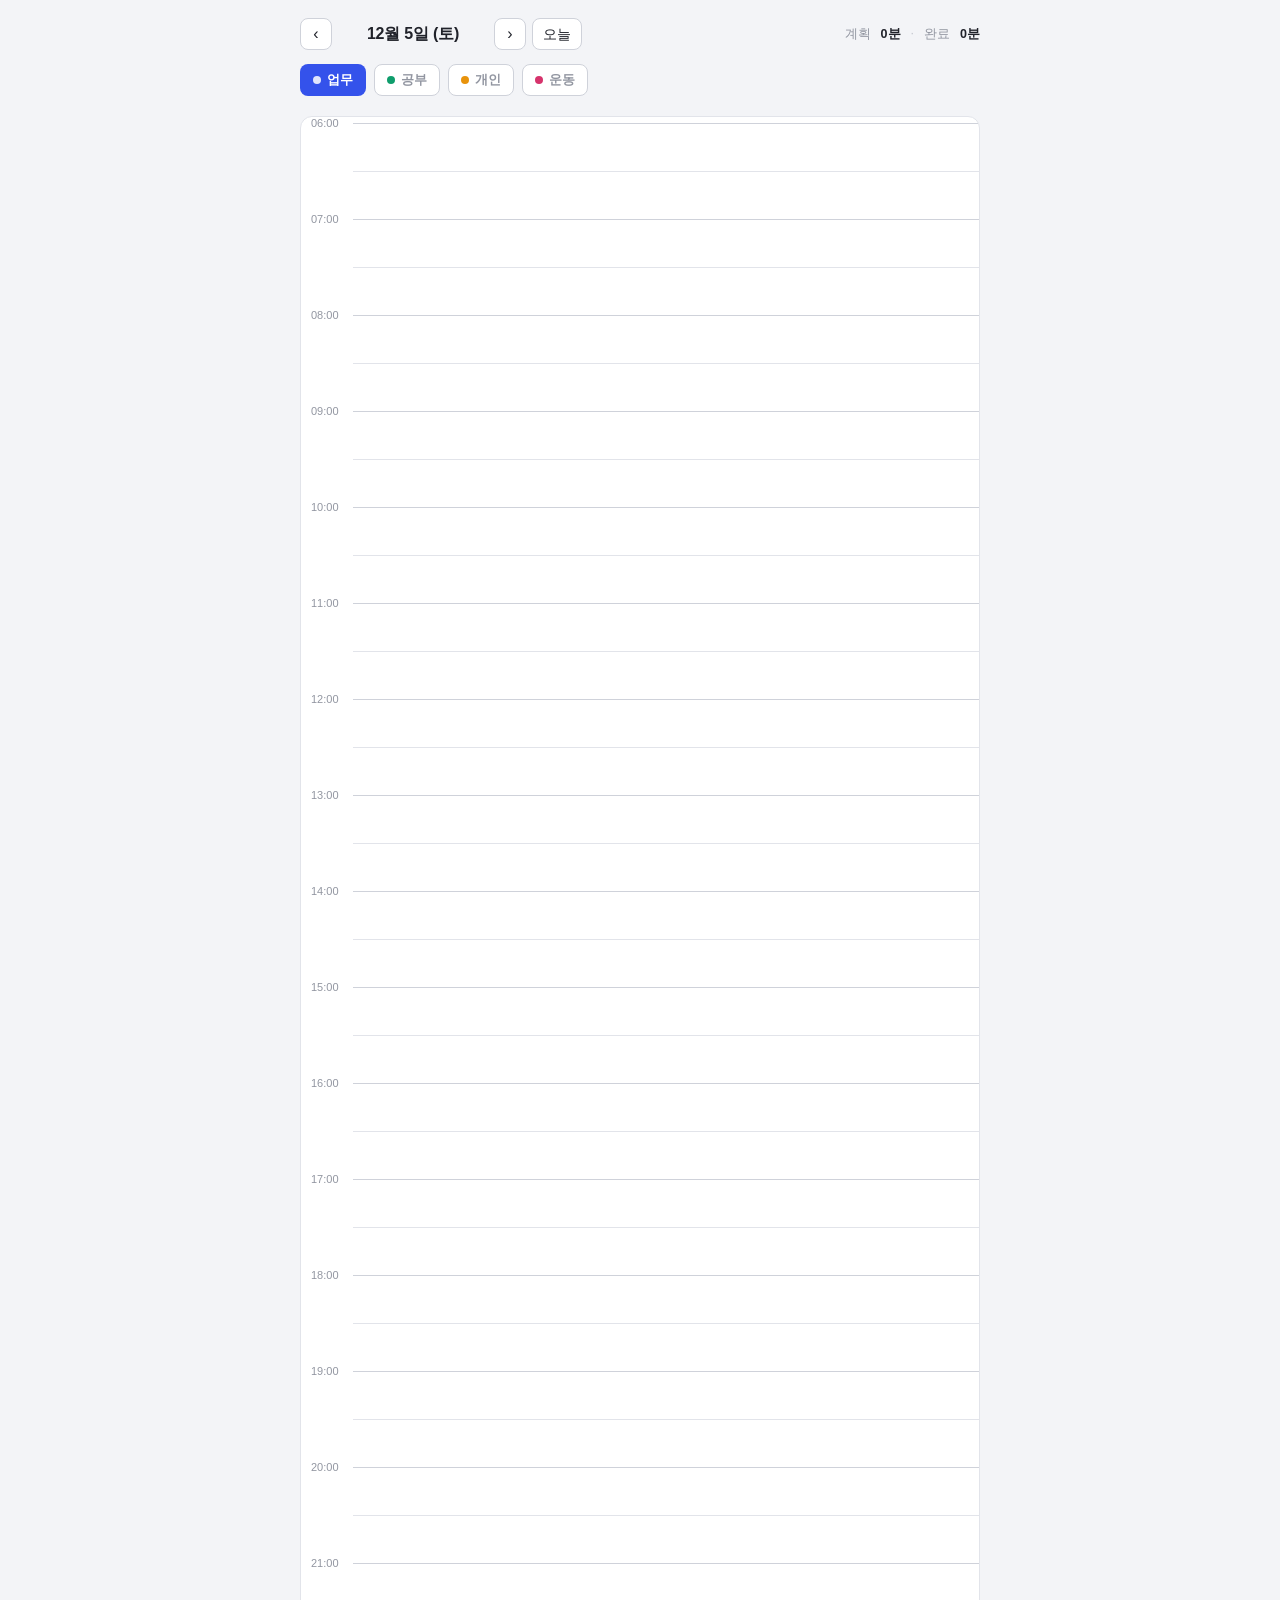
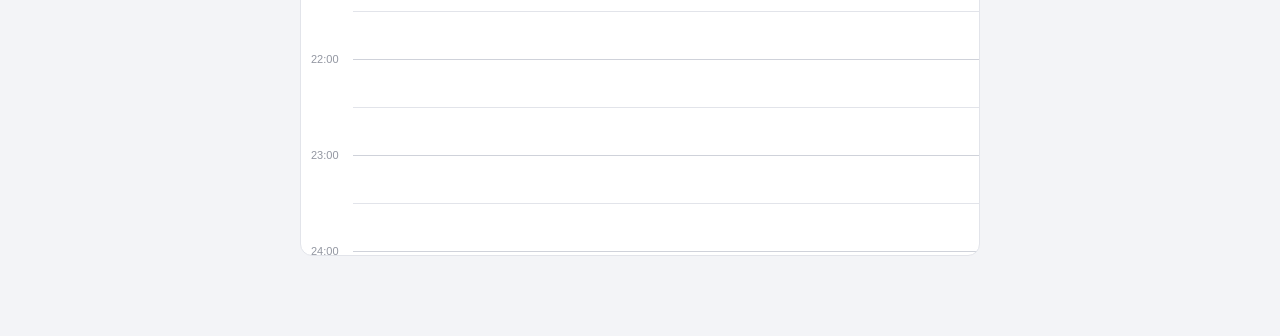
<file: docs/day-planner-v1-reference.html>
<!DOCTYPE html>
<html lang="ko">
<head>
<meta charset="UTF-8">
<meta name="viewport" content="width=device-width, initial-scale=1.0">
<title>하루 계획표</title>
<style>
  :root{
    --bg:#f3f4f7;
    --panel:#ffffff;
    --border:#e2e4ea;
    --border-strong:#cfd2da;
    --text:#20222a;
    --text-dim:#9296a1;
    --text-mute:#c3c6cd;
    --accent:#3452eb;
    --danger:#e5484d;
    --today-line:#e5484d;

    --cat-업무:#3452eb;
    --cat-공부:#0f9d6c;
    --cat-개인:#e8930c;
    --cat-운동:#d6336c;

    --slot-h:48px;
  }
  *{ box-sizing:border-box; }
  html,body{
    margin:0; padding:0;
    background:var(--bg);
    color:var(--text);
    font-family:-apple-system,BlinkMacSystemFont,"Segoe UI","Malgun Gothic","Apple SD Gothic Neo",sans-serif;
    -webkit-font-smoothing:antialiased;
  }

  .app{ max-width:720px; margin:0 auto; padding:0 0 80px; }

  /* ---------- header ---------- */
  .topbar{
    position:sticky; top:0; z-index:30;
    background:var(--bg);
    padding:18px 20px 10px;
    display:flex; align-items:center; justify-content:space-between; gap:12px;
    flex-wrap:wrap;
  }
  .date-nav{ display:flex; align-items:center; gap:6px; }
  .nav-btn, .today-btn{
    border:1px solid var(--border-strong);
    background:var(--panel);
    color:var(--text);
    border-radius:8px;
    height:32px;
    padding:0 10px;
    font-size:14px;
    cursor:pointer;
    line-height:1;
  }
  .nav-btn{ width:32px; padding:0; font-size:16px; }
  .nav-btn:hover, .today-btn:hover{ background:#eef0f4; }
  .date-label{
    font-size:16px; font-weight:700; min-width:150px; text-align:center;
    letter-spacing:-0.2px;
  }
  .stats{
    font-size:12.5px; color:var(--text-dim);
    display:flex; gap:10px; white-space:nowrap;
  }
  .stats b{ color:var(--text); font-weight:700; }
  .stats .dot{ color:var(--text-mute); }

  /* ---------- category bar ---------- */
  .category-bar{
    display:flex; gap:8px;
    padding:4px 20px 14px;
  }
  .cat-btn{
    border:1.5px solid var(--border-strong);
    background:var(--panel);
    border-radius:8px;
    padding:6px 12px;
    font-size:13px;
    font-weight:600;
    cursor:pointer;
    color:var(--text-dim);
    display:flex; align-items:center; gap:6px;
  }
  .cat-btn .dot{ width:8px; height:8px; border-radius:50%; display:inline-block; }
  .cat-btn.active{
    color:#fff;
    border-color:transparent;
  }
  .cat-btn[data-cat="업무"] .dot{ background:var(--cat-업무); }
  .cat-btn[data-cat="공부"] .dot{ background:var(--cat-공부); }
  .cat-btn[data-cat="개인"] .dot{ background:var(--cat-개인); }
  .cat-btn[data-cat="운동"] .dot{ background:var(--cat-운동); }
  .cat-btn.active[data-cat="업무"]{ background:var(--cat-업무); }
  .cat-btn.active[data-cat="공부"]{ background:var(--cat-공부); }
  .cat-btn.active[data-cat="개인"]{ background:var(--cat-개인); }
  .cat-btn.active[data-cat="운동"]{ background:var(--cat-운동); }
  .cat-btn.active .dot{ background:rgba(255,255,255,0.85); }

  /* ---------- timeline ---------- */
  .timeline-wrap{ padding:6px 20px 0; }
  .timeline{
    position:relative;
    background:var(--panel);
    border:1px solid var(--border);
    border-radius:12px;
    padding:6px 0;
    overflow:hidden;
  }
  .grid-row{
    position:absolute; left:0; right:0;
    border-top:1px solid var(--border);
  }
  .grid-row.hour{ border-top:1px solid var(--border-strong); }
  .grid-label{
    position:absolute; left:10px;
    transform:translateY(-50%);
    font-size:11px; color:var(--text-dim);
    background:var(--panel);
    padding-right:4px;
    pointer-events:none;
  }
  .track{
    position:relative;
    margin-left:52px;
    cursor:pointer;
  }
  .now-line{
    position:absolute; left:0; right:0; height:0;
    border-top:2px solid var(--today-line);
    z-index:20; pointer-events:none;
  }
  .now-line::before{
    content:""; position:absolute; left:-5px; top:-4px;
    width:8px; height:8px; border-radius:50%;
    background:var(--today-line);
  }

  /* ---------- event block ---------- */
  .event-block{
    position:absolute;
    border-radius:7px;
    border-left:4px solid transparent;
    background:#eef0fb;
    padding:3px 6px;
    display:flex; align-items:center; gap:6px;
    overflow:hidden;
    font-size:12px;
    z-index:5;
  }
  .event-block[data-cat="업무"]{ border-left-color:var(--cat-업무); background:#eaefff; }
  .event-block[data-cat="공부"]{ border-left-color:var(--cat-공부); background:#e6f7f0; }
  .event-block[data-cat="개인"]{ border-left-color:var(--cat-개인); background:#fdf1e0; }
  .event-block[data-cat="운동"]{ border-left-color:var(--cat-운동); background:#fbe7ee; }

  .event-block.done{ opacity:.5; }
  .event-block.done .ev-title{ text-decoration:line-through; }

  .ev-title{
    flex:1; min-width:0;
    white-space:nowrap; overflow:hidden; text-overflow:ellipsis;
    font-weight:600;
  }
  .ev-time{
    flex-shrink:0; display:flex; align-items:center; gap:2px;
    color:var(--text-dim);
  }
  .ev-time input[type="time"]{
    font-size:10.5px; font-family:inherit;
    border:none; background:transparent; color:var(--text-dim);
    width:52px; padding:0; cursor:pointer;
  }
  .ev-time input[type="time"]:hover{ color:var(--text); }
  .ev-time span{ font-size:10px; }

  .del-btn{
    flex-shrink:0;
    border:none; background:transparent;
    color:var(--text-dim);
    font-size:13px; line-height:1;
    width:16px; height:16px;
    border-radius:4px;
    cursor:pointer;
  }
  .del-btn:hover{ background:rgba(0,0,0,0.08); color:var(--danger); }

  /* ---------- inline create form ---------- */
  .create-form{
    position:absolute;
    border-radius:7px;
    border:1.5px dashed var(--border-strong);
    background:#fff;
    padding:3px 6px;
    display:flex; align-items:center; gap:6px;
    z-index:10;
    box-shadow:0 2px 10px rgba(20,20,30,0.08);
  }
  .create-form input[type="text"]{
    flex:1; min-width:0; border:none; outline:none;
    font-size:12.5px; font-family:inherit; font-weight:600;
    background:transparent;
  }
  .create-form input[type="time"]{
    font-size:10.5px; font-family:inherit;
    border:none; background:transparent; color:var(--text-dim);
    width:52px; padding:0;
  }
  .create-form span{ font-size:10px; color:var(--text-dim); }

  /* ---------- toast ---------- */
  .toast{
    position:fixed; left:50%; bottom:22px; transform:translateX(-50%) translateY(20px);
    background:#20222a; color:#fff;
    padding:9px 16px; border-radius:8px;
    font-size:13px;
    opacity:0; pointer-events:none;
    transition:opacity .15s ease, transform .15s ease;
    z-index:100;
  }
  .toast.show{ opacity:1; transform:translateX(-50%) translateY(0); }

  .flash{ animation:flash-anim .5s ease; }
  @keyframes flash-anim{
    0%,100%{ box-shadow:none; }
    30%{ box-shadow:0 0 0 2px var(--danger); }
  }
</style>
</head>
<body>
<div class="app">
  <div class="topbar">
    <div class="date-nav">
      <button class="nav-btn" id="prevBtn">‹</button>
      <div class="date-label" id="dateLabel"></div>
      <button class="nav-btn" id="nextBtn">›</button>
      <button class="today-btn" id="todayBtn">오늘</button>
    </div>
    <div class="stats" id="stats"></div>
  </div>

  <div class="category-bar" id="categoryBar"></div>

  <div class="timeline-wrap">
    <div class="timeline" id="timeline">
      <div class="track" id="track"></div>
    </div>
  </div>
</div>

<div class="toast" id="toast"></div>

<script>
(function(){
  "use strict";

  // ---------------- config ----------------
  var START_HOUR = 6;
  var END_HOUR = 24;
  var SLOT_MIN = 30;
  var SLOT_H = 48;                 // px per 30min slot
  var PX_PER_MIN = SLOT_H / SLOT_MIN;
  var TOTAL_MIN = (END_HOUR - START_HOUR) * 60;
  var TOTAL_H = TOTAL_MIN * PX_PER_MIN;
  var CATS = ["업무", "공부", "개인", "운동"];
  var STORE_KEY = "dayplanner_v1";

  // ---------------- state ----------------
  var currentDate = new Date();
  var selectedCategory = "업무";
  var events = loadEvents();
  var draftForm = null; // {el, startMin}

  // ---------------- storage ----------------
  function loadEvents(){
    try{
      var raw = localStorage.getItem(STORE_KEY);
      return raw ? JSON.parse(raw) : {};
    }catch(e){ return {}; }
  }
  function saveEvents(){
    try{ localStorage.setItem(STORE_KEY, JSON.stringify(events)); }
    catch(e){ showToast("저장 실패: 브라우저 저장공간을 확인해주세요"); }
  }

  // ---------------- helpers ----------------
  function pad2(n){ return (n<10?"0":"")+n; }
  function dateKey(d){ return d.getFullYear()+"-"+pad2(d.getMonth()+1)+"-"+pad2(d.getDate()); }
  function isSameDay(a,b){ return dateKey(a)===dateKey(b); }
  function toMin(t){ var p=t.split(":"); return (+p[0])*60 + (+p[1]); }
  function toTimeStr(min){
    min = Math.max(0, Math.min(1439, Math.round(min)));
    return pad2(Math.floor(min/60)) + ":" + pad2(min%60);
  }
  function uid(){ return Date.now().toString(36)+Math.random().toString(36).slice(2,7); }
  function fmtDuration(min){
    min = Math.round(min);
    var h = Math.floor(min/60), m = min%60;
    if (h===0) return m+"분";
    if (m===0) return h+"시간";
    return h+"시간 "+m+"분";
  }
  var WEEKDAYS = ["일","월","화","수","목","금","토"];
  function fmtDateLabel(d){
    return (d.getMonth()+1)+"월 "+d.getDate()+"일 ("+WEEKDAYS[d.getDay()]+")";
  }

  var toastTimer=null;
  function showToast(msg){
    var t=document.getElementById("toast");
    t.textContent=msg;
    t.classList.add("show");
    clearTimeout(toastTimer);
    toastTimer=setTimeout(function(){ t.classList.remove("show"); }, 1800);
  }

  function dayEvents(){
    var k = dateKey(currentDate);
    if (!events[k]) events[k] = [];
    return events[k];
  }

  // ---------------- overlap layout ----------------
  function layoutDay(list){
    var sorted = list.slice().sort(function(a,b){
      var sa=toMin(a.start), sb=toMin(b.start);
      return sa-sb || (toMin(a.end)-toMin(b.end));
    });
    var clusters=[], current=[], curEnd=-1;
    sorted.forEach(function(ev){
      var s=toMin(ev.start), e=toMin(ev.end);
      if (current.length===0 || s < curEnd){
        current.push(ev);
        curEnd = Math.max(curEnd, e);
      } else {
        clusters.push(current);
        current=[ev]; curEnd=e;
      }
    });
    if (current.length) clusters.push(current);

    var result=[];
    clusters.forEach(function(cluster){
      var colEnds=[], assign={};
      cluster.forEach(function(ev){
        var s=toMin(ev.start), e=toMin(ev.end);
        var placed=false;
        for (var c=0;c<colEnds.length;c++){
          if (colEnds[c] <= s){ assign[ev.id]=c; colEnds[c]=e; placed=true; break; }
        }
        if (!placed){ assign[ev.id]=colEnds.length; colEnds.push(e); }
      });
      var cols = colEnds.length;
      cluster.forEach(function(ev){ result.push({ ev:ev, col:assign[ev.id], cols:cols }); });
    });
    return result;
  }

  // ---------------- rendering ----------------
  function render(){
    document.getElementById("dateLabel").textContent = fmtDateLabel(currentDate);
    renderCategoryBar();
    renderStats();
    renderTimeline();
  }

  function renderCategoryBar(){
    var bar = document.getElementById("categoryBar");
    bar.innerHTML = "";
    CATS.forEach(function(cat){
      var btn = document.createElement("button");
      btn.className = "cat-btn" + (cat===selectedCategory ? " active" : "");
      btn.dataset.cat = cat;
      btn.innerHTML = '<span class="dot"></span>' + cat;
      btn.onclick = function(){ selectedCategory = cat; renderCategoryBar(); };
      bar.appendChild(btn);
    });
  }

  function renderStats(){
    var list = dayEvents();
    var total=0, done=0;
    list.forEach(function(ev){
      var d = Math.max(0, toMin(ev.end)-toMin(ev.start));
      total += d;
      if (ev.done) done += d;
    });
    document.getElementById("stats").innerHTML =
      "계획 <b>"+fmtDuration(total)+"</b>" +
      '<span class="dot">·</span>' +
      "완료 <b>"+fmtDuration(done)+"</b>";
  }

  function renderTimeline(){
    var timeline = document.getElementById("timeline");
    // clear all but keep .track reference recreated fresh
    timeline.innerHTML = "";
    timeline.style.height = (TOTAL_H + 12) + "px";

    // grid lines + labels
    for (var i=0; i<=TOTAL_MIN; i+=SLOT_MIN){
      var isHour = (i % 60 === 0);
      var top = 6 + i*PX_PER_MIN;
      var row = document.createElement("div");
      row.className = "grid-row" + (isHour ? " hour" : "");
      row.style.top = top + "px";
      row.style.left = "52px";
      row.style.right = "0";
      timeline.appendChild(row);
      if (isHour){
        var label = document.createElement("div");
        label.className = "grid-label";
        label.style.top = top + "px";
        label.textContent = pad2(START_HOUR + i/60) + ":00";
        timeline.appendChild(label);
      }
    }

    // track
    var track = document.createElement("div");
    track.id = "track";
    track.style.height = TOTAL_H + "px";
    track.style.marginTop = "6px";
    track.addEventListener("click", onTrackClick);
    timeline.appendChild(track);

    // now line
    if (isSameDay(currentDate, new Date())){
      var now = new Date();
      var nowMin = now.getHours()*60 + now.getMinutes() - START_HOUR*60;
      if (nowMin >= 0 && nowMin <= TOTAL_MIN){
        var nl = document.createElement("div");
        nl.className = "now-line";
        nl.style.top = (nowMin*PX_PER_MIN) + "px";
        track.appendChild(nl);
      }
    }

    // events
    var laid = layoutDay(dayEvents());
    laid.forEach(function(item){
      track.appendChild(renderEventBlock(item.ev, item.col, item.cols));
    });
  }

  function renderEventBlock(ev, col, cols){
    var s = toMin(ev.start), e = toMin(ev.end);
    var top = (s - START_HOUR*60) * PX_PER_MIN;
    var height = Math.max(18, (e - s) * PX_PER_MIN);
    var widthPct = 100/cols;
    var leftPct = col * widthPct;

    var block = document.createElement("div");
    block.className = "event-block" + (ev.done ? " done" : "");
    block.dataset.cat = ev.category;
    block.dataset.id = ev.id;
    block.style.top = top + "px";
    block.style.height = height + "px";
    block.style.left = "calc(" + leftPct + "% + 2px)";
    block.style.width = "calc(" + widthPct + "% - 4px)";

    var title = document.createElement("div");
    title.className = "ev-title";
    title.textContent = ev.title;
    block.appendChild(title);

    var timeWrap = document.createElement("div");
    timeWrap.className = "ev-time";

    var startInput = document.createElement("input");
    startInput.type = "time";
    startInput.value = ev.start;
    startInput.onclick = function(ev2){ ev2.stopPropagation(); };
    startInput.onchange = function(){
      var newS = toMin(startInput.value), curE = toMin(ev.end);
      if (newS >= curE){
        showToast("종료 시각이 시작 시각보다 빨라요");
        block.classList.add("flash");
        setTimeout(function(){ block.classList.remove("flash"); }, 500);
        renderTimeline();
        return;
      }
      ev.start = startInput.value;
      saveEvents();
      render();
    };

    var sep = document.createElement("span");
    sep.textContent = "~";

    var endInput = document.createElement("input");
    endInput.type = "time";
    endInput.value = ev.end;
    endInput.onclick = function(ev2){ ev2.stopPropagation(); };
    endInput.onchange = function(){
      var curS = toMin(ev.start), newE = toMin(endInput.value);
      if (newE <= curS){
        showToast("종료 시각이 시작 시각보다 빨라요");
        block.classList.add("flash");
        setTimeout(function(){ block.classList.remove("flash"); }, 500);
        renderTimeline();
        return;
      }
      ev.end = endInput.value;
      saveEvents();
      render();
    };

    timeWrap.appendChild(startInput);
    timeWrap.appendChild(sep);
    timeWrap.appendChild(endInput);
    block.appendChild(timeWrap);

    var del = document.createElement("button");
    del.className = "del-btn";
    del.textContent = "×";
    del.title = "삭제";
    del.onclick = function(ev2){
      ev2.stopPropagation();
      deleteEvent(ev.id);
    };
    block.appendChild(del);

    block.addEventListener("click", function(e){
      if (e.target.tagName === "INPUT" || e.target.closest(".del-btn")) return;
      ev.done = !ev.done;
      saveEvents();
      render();
    });
    block.addEventListener("contextmenu", function(e){
      e.preventDefault();
      deleteEvent(ev.id);
    });

    return block;
  }

  function deleteEvent(id){
    var k = dateKey(currentDate);
    events[k] = (events[k]||[]).filter(function(x){ return x.id !== id; });
    saveEvents();
    render();
  }

  // ---------------- inline create ----------------
  function onTrackClick(e){
    if (draftForm) return; // one draft at a time
    var track = e.currentTarget;
    var rect = track.getBoundingClientRect();
    var y = e.clientY - rect.top;
    var clickedMin = START_HOUR*60 + y/PX_PER_MIN;
    var snapped = Math.round(clickedMin / SLOT_MIN) * SLOT_MIN;
    snapped = Math.max(START_HOUR*60, Math.min(END_HOUR*60 - SLOT_MIN, snapped));
    openCreateForm(track, snapped);
  }

  function openCreateForm(track, startMin){
    var endMin = Math.min(END_HOUR*60 - 1, startMin + SLOT_MIN);

    var form = document.createElement("div");
    form.className = "create-form";
    form.style.top = ((startMin - START_HOUR*60) * PX_PER_MIN) + "px";
    form.style.height = Math.max(24, SLOT_MIN*PX_PER_MIN) + "px";
    form.style.left = "2px";
    form.style.width = "calc(100% - 4px)";
    form.style.borderColor = "var(--cat-" + selectedCategory + ")";

    var titleInput = document.createElement("input");
    titleInput.type = "text";
    titleInput.placeholder = "제목 입력 후 Enter";

    var startInput = document.createElement("input");
    startInput.type = "time";
    startInput.value = toTimeStr(startMin);

    var sep = document.createElement("span");
    sep.textContent = "~";

    var endInput = document.createElement("input");
    endInput.type = "time";
    endInput.value = toTimeStr(endMin);

    form.appendChild(titleInput);
    form.appendChild(startInput);
    form.appendChild(sep);
    form.appendChild(endInput);
    track.appendChild(form);
    draftForm = form;

    titleInput.focus();

    function confirm(){
      var title = titleInput.value.trim();
      if (!title){ cancel(); return; }
      var s = toMin(startInput.value), e = toMin(endInput.value);
      if (e <= s){
        showToast("종료 시각이 시작 시각보다 빨라요");
        form.classList.add("flash");
        setTimeout(function(){ form.classList.remove("flash"); }, 500);
        return; // keep form open for correction
      }
      var list = dayEvents();
      list.push({
        id: uid(),
        title: title,
        start: startInput.value,
        end: endInput.value,
        category: selectedCategory,
        done: false
      });
      saveEvents();
      draftForm = null;
      render();
    }
    function cancel(){
      draftForm = null;
      if (form.parentNode) form.parentNode.removeChild(form);
    }

    [titleInput, startInput, endInput].forEach(function(inp){
      inp.addEventListener("click", function(e){ e.stopPropagation(); });
      inp.addEventListener("keydown", function(e){
        if (e.key === "Enter"){ e.preventDefault(); confirm(); }
        else if (e.key === "Escape"){ e.preventDefault(); cancel(); }
      });
    });

    form.addEventListener("focusout", function(e){
      // ignore focus moving between inputs inside the same form
      if (form.contains(e.relatedTarget)) return;
      setTimeout(function(){
        if (!draftForm) return;
        if (titleInput.value.trim()) confirm(); else cancel();
      }, 0);
    });
  }

  // ---------------- nav ----------------
  document.getElementById("prevBtn").onclick = function(){
    currentDate.setDate(currentDate.getDate()-1);
    render();
  };
  document.getElementById("nextBtn").onclick = function(){
    currentDate.setDate(currentDate.getDate()+1);
    render();
  };
  document.getElementById("todayBtn").onclick = function(){
    currentDate = new Date();
    render();
  };

  // keep now-line + stats live
  setInterval(function(){
    if (!draftForm) renderTimeline();
  }, 60000);

  render();
})();
</script>
</body>
</html>
</file>
